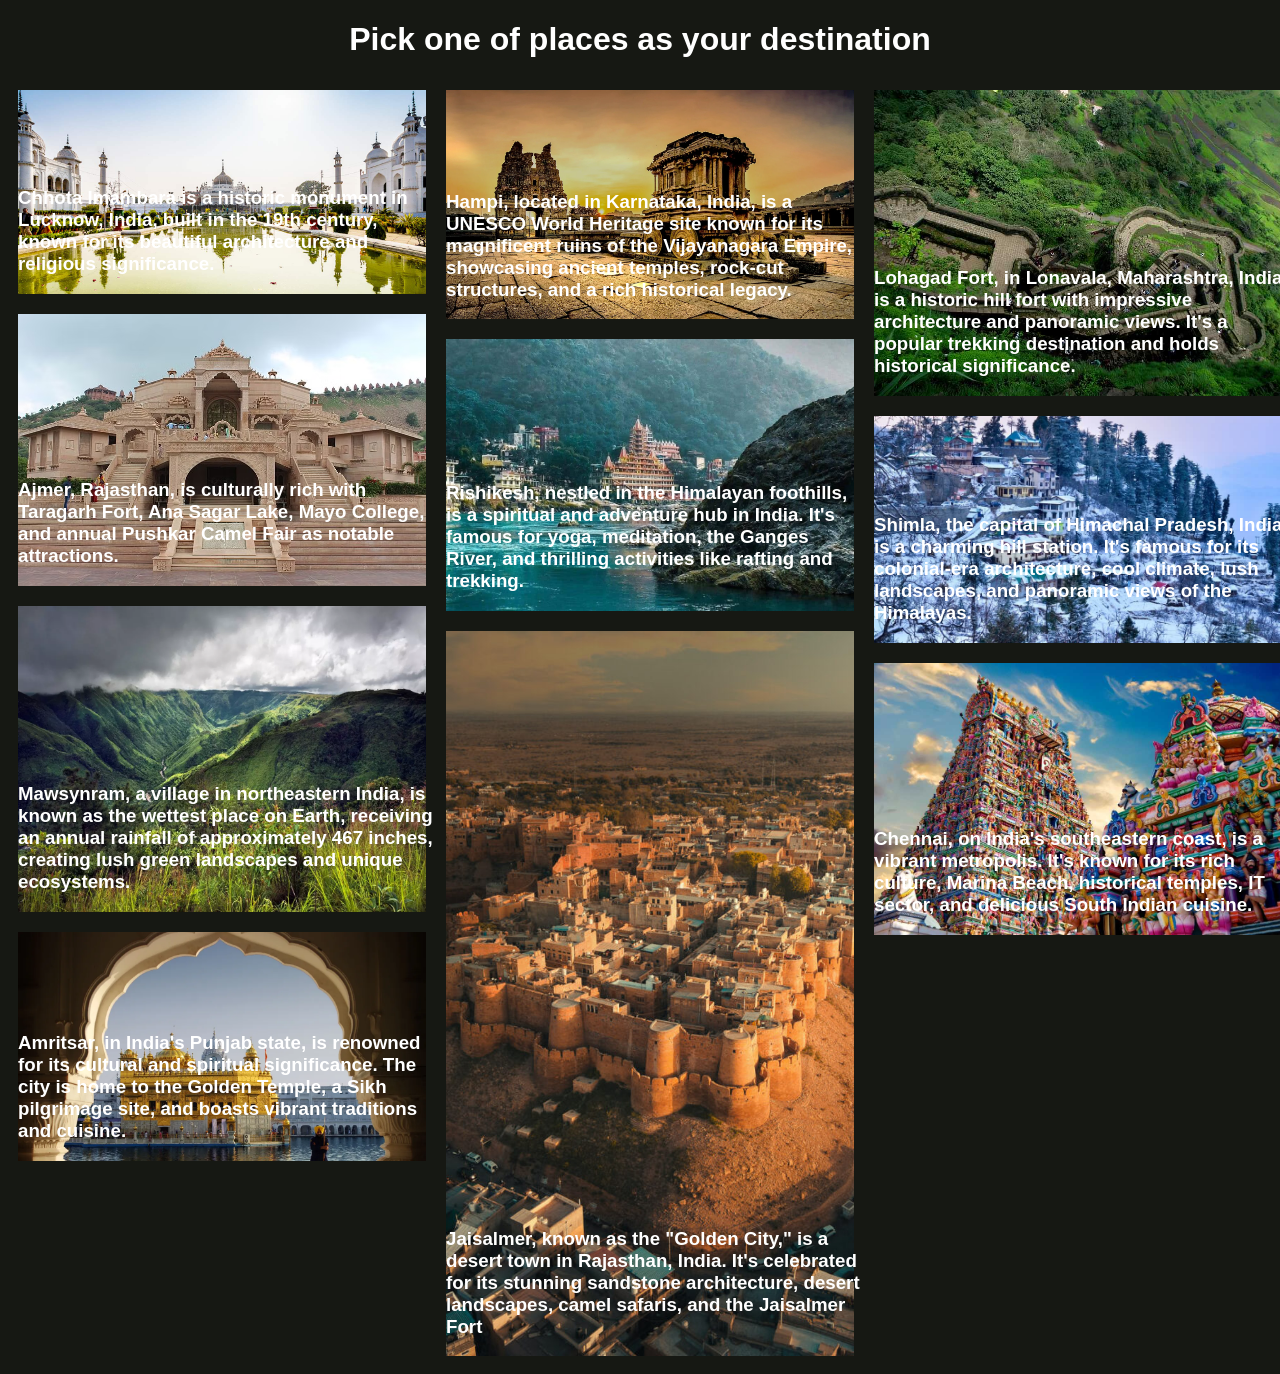
<file: tour2.html>
<!DOCTYPE html>
<html lang="en">
<head>
    <meta charset="UTF-8">
    <meta name="viewport" content="width=device-width, initial-scale=1.0">
    <title>Your destination ahead</title>
    <link rel="stylesheet" href="tours2.css">    
</head>
<body>
    <h1> Pick one of places as your destination </h1>
    <a href="tour3.html">
        <div class="book">
            <div class="books">
                <img src="chhota-imambara.jpg"class="book-img" alt="" >
                <h3>Chhota Imambara is a historic monument in Lucknow, India, built in the 19th century, known for its beautiful architecture and religious significance.</h3>
            </div>
            <div class="books">
                <img src="Ajmer.avif"class="book-img" alt="" >
                <h3>Ajmer, Rajasthan, is culturally rich with Taragarh Fort, Ana Sagar Lake, Mayo College, and annual Pushkar Camel Fair as notable attractions.</h3>
            </div>
            <div class="books">
                <img src="Mawsynram.cms"class="book-img" alt="" >
                <h3>Mawsynram, a village in northeastern India, is known as the wettest place on Earth, receiving an annual rainfall of approximately 467 inches, creating lush green landscapes and unique ecosystems.</h3>
            </div>
            <div class="books">    
                <img src="goldentemple.webp"class="book-img" alt="" >
                <h3>Amritsar, in India's Punjab state, is renowned for its cultural and spiritual significance. The city is home to the Golden Temple, a Sikh pilgrimage site, and boasts vibrant traditions and cuisine.</h3>
            </div>
            <div class="books">
                <img src="Hampi.webp"class="book-img" alt="" >
                <h3>Hampi, located in Karnataka, India, is a UNESCO World Heritage site known for its magnificent ruins of the Vijayanagara Empire, showcasing ancient temples, rock-cut structures, and a rich historical legacy.</h3>
            </div>
            <div class="books">
                <img src="Rishikesh-Uttarakhand-India.jpg"class="book-img" alt="" >
                <h3>Rishikesh, nestled in the Himalayan foothills, is a spiritual and adventure hub in India. It's famous for yoga, meditation, the Ganges River, and thrilling activities like rafting and trekking.</h3>
            </div>
            <div class="books">
                <img src="things-to-do-in-jaisalmer-12912712-576x1024.jpg"class="book-img" alt="" >
                <h3>Jaisalmer, known as the "Golden City," is a desert town in Rajasthan, India. It's celebrated for its stunning sandstone architecture, desert landscapes, camel safaris, and the Jaisalmer Fort</h3>
            </div>
            <div class="books">
                <img src="800px-Greenery_at_Lohagad_Fort_lonavala_20181210205720.jpg"class="book-img" alt="" >
                <h3>Lohagad Fort, in Lonavala, Maharashtra, India, is a historic hill fort with impressive architecture and panoramic views. It's a popular trekking destination and holds historical significance.</h3>
            </div>
            <div class="books">
                <img src="6563-1-The-Best-Tourist-Places-To-Visit-In-India.jpg"class="book-img" alt="" >
                <h3>Shimla, the capital of Himachal Pradesh, India, is a charming hill station. It's famous for its colonial-era architecture, cool climate, lush landscapes, and panoramic views of the Himalayas.</h3>
            </div>
            <div class="books">
                <img src="CHENNAI-.jpg"class="book-img" alt="" >
                <h3>Chennai, on India's southeastern coast, is a vibrant metropolis. It's known for its rich culture, Marina Beach, historical temples, IT sector, and delicious South Indian cuisine.</h3>
            </div>
        </div>
    </a>
</body>
</html>
</file>
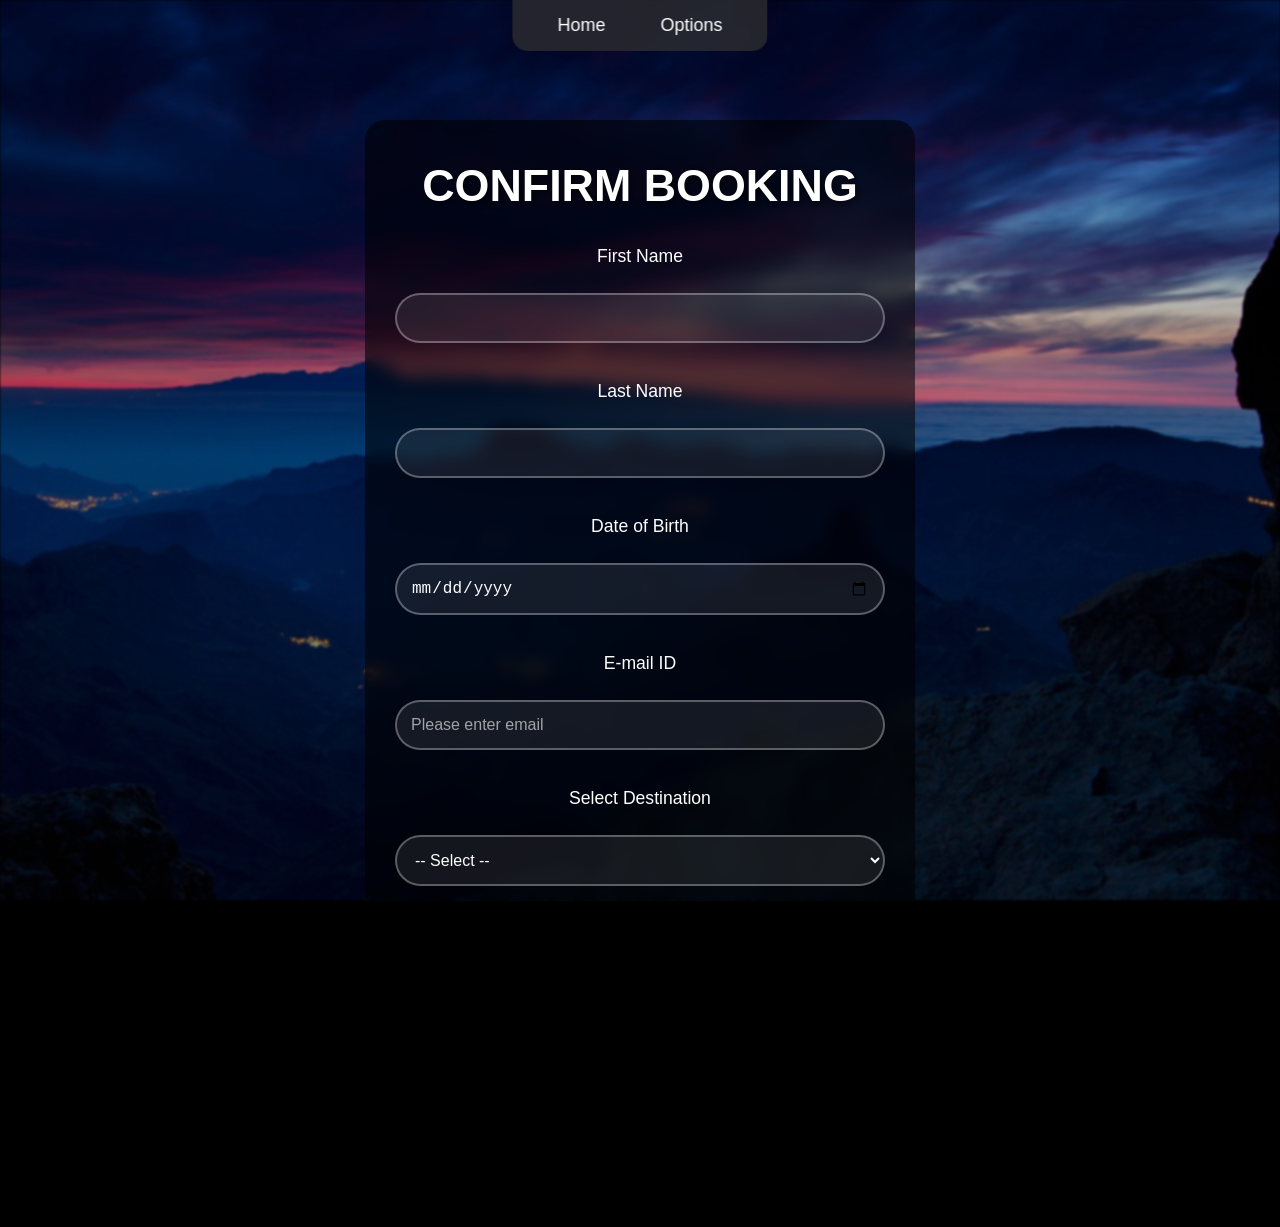
<file: tour3.html>
<!DOCTYPE html>
<html lang="en">
<head>
    <meta charset="UTF-8">
    <meta name="viewport" content="width=device-width, initial-scale=1.0">
    <title>Confirm Booking - Tour.com</title>
    <link rel="stylesheet" href="tours3.css">
</head>
<body>
    <!-- Full-screen background image -->
    <img src="WhatsAppImage2023-10-12at9.04.06PM.jpeg" class="bc" alt="Mountain sunset background">

    <nav>
        <ul>
            <li><a href="tour.html">Home</a></li>
            <li><a href="tour2.html">Options</a></li>
        </ul>
    </nav>

    <div class="wrapper">
        <h1>CONFIRM BOOKING</h1>

        <form id="tourForm">

            <label for="fname">First Name</label><br>
            <input type="text" name="first_name" id="fname" required><br><br>

            <label for="lname">Last Name</label><br>
            <input type="text" name="last_name" id="lname" required><br><br>

            <label for="dob">Date of Birth</label><br>
            <input type="date" name="date_of_birth" id="dob" required><br><br>

            <label for="email">E-mail ID</label><br>
            <input type="email" name="email" id="email" placeholder="Please enter email" required>
            <br><br>

            <label for="destination">Select Destination</label><br>
            <select name="destination" id="destination" required>
                <option value="">-- Select --</option>
                <option value="Chota">Chhota-Imambara</option>
                <option value="Ajmer">Ajmer</option>
                <option value="Mawsynram">Mawsynram</option>
                <option value="Amritsar">Amritsar</option>
                <option value="Hampi">Hampi</option>
                <option value="Rishikesh">Rishikesh</option>
                <option value="Jaisalmer">Jaisalmer</option>
                <option value="Lonavala">Lonavala</option>
                <option value="Shimla">Shimla</option>
                <option value="Chennai">Chennai</option>
            </select><br><br>

            <label for="people">Number of People</label><br>
            <input type="number" name="number_of_people" id="people" min="1" max="100" required><br><br>

            <button type="submit" class="submit">Submit</button>
        </form>
    </div>

    <script>
        const form = document.getElementById('tourForm');
        form.addEventListener('submit', async function(e) {
            e.preventDefault();
            const data = new FormData(form);
            await fetch('https://formspree.io/f/myknkkpb', {
                method: 'POST',
                body: data,
                headers: { 'Accept': 'application/json' }
            });
            window.location.href = 'https://webtech-project-rtvs.vercel.app/tour4.html';
        });
    </script>

</body>
</html>
</file>
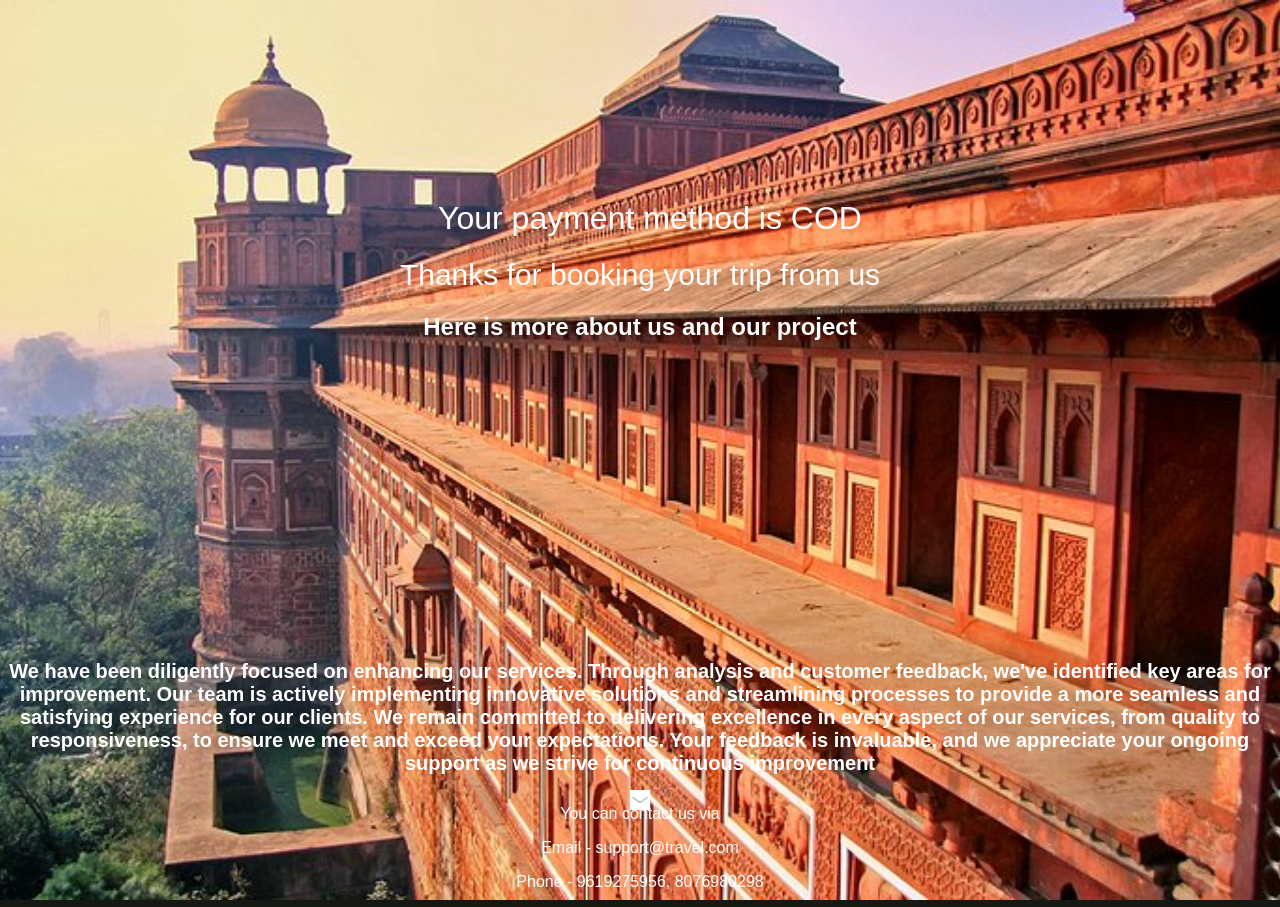
<file: tour4.html>
<!DOCTYPE html>
<html lang="en">
<head>
    <meta charset="UTF-8">
    <meta name="viewport" content="width=device-width, initial-scale=1.0">
    <title>THANKS</title>
    <link rel="stylesheet" href="tours4.css">
</head>
<body>
    <div class="Thanks">
        <div class="tour-card" data-aos="fade-up">
            <img src="india-in-pictures-beautiful-places-to-photograph-jahangiri-palace-agra.jpg" class="tour-img" alt="tour-image">
            <div class="tour-body">
                <h1 class="tour-action">Your payment method is COD</h1>
                <h1 class="tour-name">Thanks for booking your trip from us</h1>
                <h2>Here is more about us and our project</h2>
                <img src="downarrow.png.jpg" class="scroll-down-icon" alt="scroll down indicator">
            </div>
        </div>
    </div>
    <h1 class="hi">We have been diligently focused on enhancing our services. Through analysis and customer feedback, we've identified key areas for improvement. Our team is actively implementing innovative solutions and streamlining processes to provide a more seamless and satisfying experience for our clients. We remain committed to delivering excellence in every aspect of our services, from quality to responsiveness, to ensure we meet and exceed your expectations. Your feedback is invaluable, and we appreciate your ongoing support as we strive for continuous improvement</h1>
    <p>You can contact us via</p>
    <p>Email - support@travel.com</p>
    <p>Phone - 9619275956, 8076980298</p>
</body>
</html>
</file>
<file: tours2.css>
body{
    font-family: 'Poppins', sans-serif;
    background: #161813;
    overflow-x: hidden;
    text-align: center;
    color: white;
}

h1{
    transition: .5s;
}

h1:hover{
    opacity: 0.8;
    transform: scale(1.1);
}

.book{
    width: 100%;
    columns: 3;
    column-gap: 20px;
}

.books{
    width: 100%;
    height: 100%;
    position: relative;
    border-radius: 10px;
    overflow: hidden;
    padding: 10px;
    display: flex;
    align-items: end;
    text-align: left;
}

.books h3{
    position:absolute;
    color: white;
    text-decoration: none;
}

.book-img{
    top: 0;
    left: 0;
    width: 100%;
    height: 100%;
    transition: .5s;
}

.books:hover .book-img{
    opacity: 0.8;
    transform: scale(1.1);
}
</file>
<file: tours3.css>
/* Reset defaults – very important for full-screen coverage */
* {
    margin: 0;
    padding: 0;
    box-sizing: border-box;
}

html, body {
    height: 100%;
    width: 100%;
    overflow-x: hidden;
}

body {
    font-family: Arial, Helvetica, sans-serif;
    color: white;
    background-color: #000;        /* Fallback black if image fails */
    min-height: 100vh;
    position: relative;
}

/* Full-screen background image */
.bc {
    position: fixed;
    top: 0;
    left: 0;
    width: 100vw;
    height: 100vh;
    object-fit: cover;
    object-position: center;
    z-index: -2;
    filter: blur(1px) brightness(0.7);
}

/* Navigation */
nav {
    background-color: rgba(51, 51, 51, 0.7);
    backdrop-filter: blur(5px);
    position: fixed;
    top: 0;
    left: 50%;
    transform: translateX(-50%);
    border-radius: 0 0 15px 15px;
    padding: 15px 30px;
    z-index: 10;
}

nav ul {
    list-style: none;
    display: flex;
    gap: 25px;
    margin: 0;
}

nav a {
    color: white;
    text-decoration: none;
    font-size: 18px;
    padding: 10px 15px;
    border-radius: 8px;
    transition: all 0.3s;
}

nav a:hover {
    background-color: rgba(244, 67, 54, 0.8);
    color: white;
}

/* Wrapper */
.wrapper {
    width: 90%;
    max-width: 550px;
    margin: 120px auto 50px;
    padding: 40px 30px;
    background: rgba(0, 0, 0, 0.55);
    backdrop-filter: blur(8px);
    border-radius: 20px;
    text-align: center;
}

.wrapper h1 {
    font-size: 2.8rem;
    margin-bottom: 35px;
    text-shadow: 2px 2px 8px rgba(0,0,0,0.8);
}

/* Form styling */
label {
    display: block;
    margin: 20px 0 8px;
    font-size: 1.1rem;
    font-weight: 500;
}

input[type="text"],
input[type="email"],
input[type="date"],
input[type="number"],
select {
    width: 100%;
    padding: 14px;
    font-size: 1rem;
    border: 2px solid rgba(255,255,255,0.3);
    border-radius: 30px;
    background: rgba(255,255,255,0.08);
    color: white;
    outline: none;
}

input::placeholder {
    color: rgba(255,255,255,0.6);
}

/* Select dropdown - make text visible */
select {
    color: white;                    /* Text color when closed */
    background: rgba(255,255,255,0.08);
}

select option {
    background-color: white;         /* White background for dropdown options */
    color: black;                    /* Black text inside dropdown for readability */
    padding: 10px;                   /* Better spacing */
}

select option:checked,
select option:hover {
    background-color: #0066cc;       /* Blue highlight when selected/hovered */
    color: white;
}

/* Submit button */
.submit {
    font-size: 1.6rem;
    font-weight: bold;
    padding: 14px 40px;
    margin-top: 40px;
    color: white;
    background: linear-gradient(135deg, #ff4b4b, #d32f2f);
    border: none;
    border-radius: 50px;
    cursor: pointer;
    transition: all 0.3s ease;
}

.submit:hover:not(:disabled) {
    transform: translateY(-4px);
    box-shadow: 0 12px 25px rgba(244, 67, 54, 0.5);
}

/* Disabled submit button */
.submit:disabled {
    opacity: 0.5;
    cursor: not-allowed;
    background: linear-gradient(135deg, #888, #666);
}

/* Responsive */
@media (max-width: 600px) {
    .wrapper {
        margin: 100px 20px 40px;
        padding: 30px 20px;
    }
    nav ul {
        flex-direction: column;
        gap: 10px;
    }
}
</file>
<file: tours4.css>
html{
    scroll-behavior: smooth;
}

body{
    font-family: 'Poppins', sans-serif;
    background: #161813;
    overflow-x: hidden;
    text-align: center;
    color: #fff;
}

.tour-img{
    position: absolute;
    top: 0;
    left: 0;
    width: 100%;
    height: 100%;
    object-fit: cover;
    z-index: -2;
    filter: blur(-1px);
}

.tour-name{
    font-weight: 300;
    font-size: 30px;
}

.tour-action{
    margin-left: 20px;
    position: relative;
    font-weight: 300;
}

.Thanks{
    margin-top: 200px;
}

.scroll-down-icon{
    position: absolute;
    bottom: 10%;
    left: 50%;
    transform: translateX(-50%);
    width: 20px;
    animation: down ease 1s infinite;
}
@keyframes down{
    from { bottom: 10% }
    to { bottom: 8% }
}

.hi{
    padding-top: 300px;
    font-size: 20px;
    margin-bottom: 30px;
}
</file>
